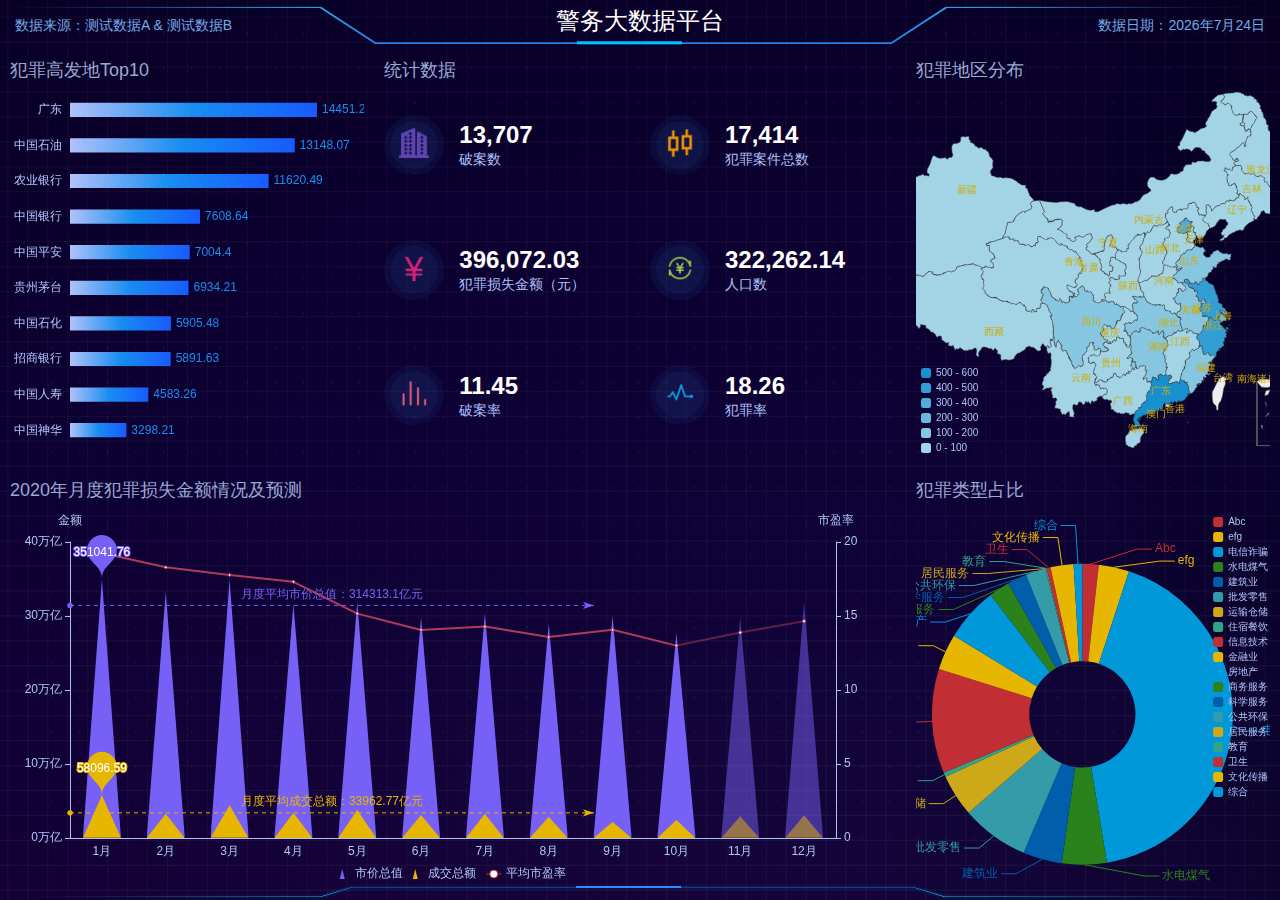
<file: case1/index.html>
<!DOCTYPE html>

<html>
	<head>
		<meta charset="UTF-8" />
		<meta name="viewport" content="width=device-width,initial-scale=1,minimum-scale=1,maximum-scale=1,user-scalable=no" />
		<title>警务大数据平台</title>
		<link rel="stylesheet" type="text/css" href="css/app.css" />
	</head>
	
	<body>
		<header id="header">
			<h3 class="header-title">警务大数据平台</h3>
			<div class="header-info header-info-l">数据来源：测试数据A &amp; 测试数据B</div>
			<div class="header-info header-info-r">数据日期：<span id="nowDate"></span></div>
		</header>
		
		<footer id="footer"></footer>
		
		<div id="container">
			<div id="flexCon">
				<div class="flex-row">
					<div class="flex-cell flex-cell-l">
						<div class="chart-wrapper">
							<h3 class="chart-title">犯罪高发地Top10</h3>
							<div class="chart-div" id="rankChart">
								<div class="chart-loader"><div class="loader"></div></div>
							</div>
						</div>
					</div>
					<div class="flex-cell flex-cell-c" style="padding-right:0;">
						<div class="chart-wrapper">
							<h3 class="chart-title">统计数据</h3>
							<div class="chart-div chart-done">
								<table class="data-t">
									<tr>
										<th><img src="img/icon-01.png" /></th>
										<td>
											<p><span id="listedCompany">0</span></p>
											<p>破案数</p>
										</td>
										<th><img src="img/icon-02.png" /></th>
										<td>
											<p><span id="listedSecurity">0</span></p>
											<p>犯罪案件总数</p>
										</td>
									</tr>
									<tr>
										<th><img src="img/icon-03.png" /></th>
										<td>
											<p><span id="totalMarket">0</span></p>
											<p>犯罪损失金额（元）</p>
										</td>
										<th><img src="img/icon-04.png" /></th>
										<td>
											<p><span id="circulationMarket">0</span></p>
											<p>人口数</p>
										</td>
									</tr>
									<tr>
										<th><img src="img/icon-05.png" /></th>
										<td>
											<p><span id="shRatio">0</span></p>
											<p>破案率</p>
										</td>
										<th><img src="img/icon-06.png" /></th>
										<td>
											<p><span id="szRatio">0</span></p>
											<p>犯罪率</p>
										</td>
									</tr>
								</table>
							</div>
						</div>
					</div>
					<div class="flex-cell flex-cell-r" style="padding-left:0;">
						<div class="chart-wrapper">
							<h3 class="chart-title">犯罪地区分布</h3>
							<div class="chart-div" id="mapChart">
								<div class="chart-loader"><div class="loader"></div></div>
							</div>
						</div>
					</div>
				</div>
				<div class="flex-row">
					<div class="flex-cell flex-cell-lc" style="padding-bottom:0;">
						<div class="chart-wrapper">
							<h3 class="chart-title">2020年月度犯罪损失金额情况及预测</h3>
							<div class="chart-div" id="trendChart">
								<div class="chart-loader"><div class="loader"></div></div>
							</div>
						</div>
					</div>
					<div class="flex-cell flex-cell-r" style="padding-bottom:0;">
						<div class="chart-wrapper">
							<h3 class="chart-title">犯罪类型占比</h3>
							<div class="chart-div" id="csrcChart">
								<div class="chart-loader"><div class="loader"></div></div>
							</div>
						</div>
					</div>
				</div>
			</div>
		</div>
		
		<script type="text/javascript" src="js/jquery-3.3.1.min.js"></script>
		<script type="text/javascript" src="js/countUp.js"></script>
		<script type="text/javascript" src="js/echarts.min.js"></script>
		<script type="text/javascript" src="js/echarts-map-china.js"></script>
		<script type="text/javascript" src="js/echarts-theme-shine.js"></script>
		<script type="text/javascript">
			$(function() {
				//获取当天日期
				(function() {
					const now = new Date();
					const year = now.getFullYear();
					const month = now.getMonth()+1;
					const day = now.getDate();
					$("#nowDate").html(year+"年"+month+"月"+day+"日");
				})();
				
				//获取统计数据
				$.ajax({
					url: "data/count-data.json",
					dataType: "json"
				}).done(function(data) {
					//console.log('Data: ', data);
					rollNum('listedCompany', 0, data.listed_companies_total);
					rollNum("listedSecurity", 0, data.listed_securities_total);
					rollNum("totalMarket", 0, data.total_market_value, 2);
					rollNum("circulationMarket", 0, data.circulation_market_value, 2);
					rollNum("shRatio", 0, data.sh_pe_ratio, 2);
					rollNum("szRatio", 0, data.sz_pe_ratio, 2);
				}).fail(function(jqXHR, textStatus) {
					console.log("Ajax Error: ", textStatus);
				});
				
				//获取排行数据
				const rankChart = echarts.init(document.getElementById("rankChart"), "shine");
				const rankChartOpt = {
					tooltip: {
						trigger: "axis",
						axisPointer: {
							type: "shadow"
						},
						formatter: function(params) {
							const param = params[0];
							const marker = '<span style="display:inline-block;margin-right:5px;border-radius:10px;width:10px;height:10px;background-color:#e6b600;"></span>';
							const suffix = '<span style="margin-left:5px;font-size:12px;">亿元</span>';
							return param.name + "<br />" +
								marker + "排名：" + (param.dataIndex+1) + "<br />" +
								marker + "市价总值：" + param.value + suffix;
						}
					},
					grid: {
						top: 10,
						bottom: 10,
						left: 60
					},
					xAxis: {
						show: false,
						type: "value"
					},
					yAxis: {
						type: "category",
						inverse: true,
						axisLine: {show: false},
						axisTick: {show: false},
						axisLabel: {
							fontSize: 12,
							color: "#b0c2f9"
						}
					},
					series: [{
						name: "市价总值排行",
						type: "bar",
						barCategoryGap: "60%",
						label: {
							show: true,
							position: "right",
							fontSize: 12,
							color: "#188df0",
							emphasis: {
								color: "#e6b600"
							}
						},
						itemStyle: {
			                normal: {
			                    color: new echarts.graphic.LinearGradient(
			                        0, 1, 1, 1,
			                        [
			                            {offset: 0, color: '#b0c2f9'},
			                            {offset: 0.5, color: '#188df0'},
			                            {offset: 1, color: '#185bff'}
			                        ]
			                    )
			                },
			                emphasis: {
			                    color: new echarts.graphic.LinearGradient(
			                        0, 1, 1, 1,
			                        [
			                            {offset: 0, color: '#b0c2f9'},
			                            {offset: 0.7, color: '#e6b600'},
			                            {offset: 1, color: '#ceac09'}
			                        ]
			                    )
			                }
			            }
					}]
				};
				rankChart.setOption(rankChartOpt);
				$.ajax({
					url: "data/ranking-list.json",
					dataType: "json"
				}).done(function() {
					$("#rankChart").addClass("chart-done");
				}).done(function(data) {
					//console.log('Data: ', data);
					const xData = [];
					const yData = [];
					for(let i in data) {
						xData.push(data[i].market_capitalization);
						yData.push(data[i].stock_name);
					}
					rankChart.setOption({
						yAxis: {
							data: yData
						},
						series: [{
							name: "市价总值排行",
							data: xData
						}]
					});
				}).fail(function(jqXHR) {
					console.log("Ajax Fail: ", jqXHR.status, jqXHR.statusText);
				});
				
				//获取地域分布数据
				const mapChart = echarts.init(document.getElementById("mapChart"), "shine");
				const mapChartOpt = {
					tooltip: {
						formatter: function(params) {
							const data = params.data;
							return data.name + "<br />上市公司数：" + data.value;
						}
					},
					visualMap: {
						type: "piecewise",
						splitNumber: 6,
						itemWidth: 10,
						itemHeight: 10,
						itemGap: 5,
						textGap: 5,
						textStyle: {
							fontSize: 10,
							color: "#b0c2f9"
						},
						min: 0,
						max: 600,
						calculable: true,
						seriesIndex: [0]
					},
					geo: {
						map: "china",
						roam: true, //开启鼠标缩放和漫游
						zoom: 1, //地图缩放级别
						selectedMode: "single",
						top: 10,
						bottom: 10,
						layoutCenter: ["50%", "50%"],
						//layoutSize: "100%", //保持地图宽高比
						label: {
							show: true,
							fontSize: 10,
							color: "#ceac09"
						}
					},
					series: [{
						name: "地域分布",
						type: "map",
						geoIndex: 0
					}]
				};
				mapChart.setOption(mapChartOpt);
				$.ajax({
					url: "data/region-count.json",
					dataType: "json"
				}).done(function() {
					$("#mapChart").addClass("chart-done");
				}).done(function(data) {
					//console.log('Data: ', data);
					const chartData = [];
					for(let i in data) {
						chartData.push({
							name: data[i].region,
							value: data[i].count
						});
					}
					mapChart.setOption({
						series: [{
							name: "地域分布",
							data: chartData
						}]
					});
				}).fail(function(jqXHR) {
					console.log("Ajax Fail: ", jqXHR.status, jqXHR.statusText);
				});
				
				//获取月度股票情况数据
				const trendChart = echarts.init(document.getElementById("trendChart"), "shine");
				const trendChartOpt = {
					tooltip: {
						trigger: "axis",
						axisPointer: {
							type: "none"
						}
					},
					legend: {
						left: "center",
						bottom: 3,
						itemWidth: 15,
						itemHeight: 10,
						textStyle: {
							fontSize: 12,
							color: "#b0c2f9"
						},
						data: ["市价总值", "成交总额", "平均市盈率"]
					},
					grid: {
						top: 40,
						bottom: 50,
						left: 60,
						right: 60
					},
					xAxis: {
						type: "category",
						axisLine: {
							lineStyle: {color: "#b0c2f9"}
						},
						axisTick: {show: false},
						axisLabel: {
							fontSize: 12,
							color: "#b0c2f9"
						}
					},
					yAxis: [{
						name: "金额",
						type: "value",
						splitNumber: 5,
						axisLine: {
							lineStyle: {color: "#b0c2f9"}
						},
						splitLine: {show: false},
						axisTick: {color: "#b0c2f9"},
						axisLabel: {
							fontSize: 12,
							color: "#b0c2f9",
							formatter: (value, index) => {
								return parseInt(value / 10000) + "万亿";
							}
						}
					}, {
						name: "市盈率",
						type: "value",
						splitNumber: 5,
						maxInterval: 5,
						minInterval: 5,
						interval: 5,
						axisLine: {
							lineStyle: {color: "#b0c2f9"}
						},
						splitLine: {show: false},
						axisTick: {color: "#b0c2f9"},
						axisLabel: {
							fontSize: 12,
							color: "#b0c2f9"
						}
					}],
					visualMap: {
				        show: false,
				        seriesIndex: 2,
				        dimension: 0,
				        pieces: [{
				            lte: 9,
				            color: "rgba(176, 58, 91, 1)"
				        }, {
				            gt: 9,
				            lte: 11,
				            color: "rgba(176, 58, 91, 0.5)"
				        }]
				    },
					series: [{
						name: "市价总值",
						type: "pictorialBar",
						symbol: 'path://d="M150 50 L130 130 L170 130  Z"',
						barCategoryGap: "40%",
						itemStyle: {
							color: function(params) {
								if(params.dataIndex >= 10) {
									return "rgba(119, 96, 246, 0.5)";
								}
								return "rgba(119, 96, 246, 1)";
							}
						},
						markPoint: {
							itemStyle: {
								color: "rgba(119, 96, 246, 1)"
							},
							data: [{
								name: "最大值",
								type: "max"
							}]
						},
						markLine: {
							lineStyle: {
								color: "rgba(119, 96, 246, 1)"
							},
							label: {
								position: "middle",
								formatter: "月度平均市价总值：{c}亿元"
							},
							data: [{
								name: "平均值",
								type: "average"
							}]
						}
					}, {
						name: "成交总额",
						type: "pictorialBar",
						symbol: 'path://d="M150 50 L130 130 L170 130  Z"',
						barCategoryGap: "40%",
						itemStyle: {
							color: function(params) {
								if(params.dataIndex >= 10) {
									return "rgba(230, 182, 0, 0.5)";
								}
								return "rgba(230, 182, 0, 1)";
							}
						},
						markPoint: {
							itemStyle: {
								color: "rgba(230, 182, 0, 1)"
							},
							data: [{
								name: "最大值",
								type: "max"
							}]
						},
						markLine: {
							lineStyle: {
								color: "rgba(230, 182, 0, 1)"
							},
							label: {
								position: "middle",
								formatter: "月度平均成交总额：{c}亿元"
							},
							data: [{
								name: "平均值",
								type: "average"
							}]
						}
					}, {
						name: "平均市盈率",
						type: "line",
						yAxisIndex: 1
					}]
				};
				trendChart.setOption(trendChartOpt);
				$.ajax({
					url: "data/month-count.json",
					dataType: "json"
				}).done(function() {
					$("#trendChart").addClass("chart-done");
				}).done(function(data) {
					//console.log('Data: ', data);
					const xData = [];
					const yData1 = [];
					const yData2 = [];
					const yData3 = [];
					for(let i in data) {
						xData.push(data[i].month);
						yData1.push(data[i].sh_market_capitalization);
						yData2.push(data[i].sh_transaction_amount);
						yData3.push(data[i].sh_pe_ratio);
					}
					trendChart.setOption({
						xAxis: {
							data: xData,
						},
						series: [{
							name: "市价总值",
							data: yData1
						}, {
							name: "成交总额",
							data: yData2
						}, {
							name: "平均市盈率",
							data: yData3
						}]
					});
				}).fail(function(jqXHR) {
					console.log("Ajax Fail: ", jqXHR.status, jqXHR.statusText);
				});
				
				//获取CSRC行业分类数据
				const csrcChart = echarts.init(document.getElementById("csrcChart"), "shine");
				const csrcChartOpt = {
					tooltip: {
						trigger: "item",
						formatter: "{b0}<br />股票数：{c0}<br />占比：{d0}%"
					},
					legend: {
						type: "scroll",
						orient: "vertical",
						padding: 0,
						top: 15,
						right: 0,
						itemGap: 5,
						itemWidth: 10,
						itemHeight: 10,
						textStyle: {
							fontSize: 10,
							color: "#b0c2f9"
						}
					},
					series: [{
						name: "CSRC行业分类",
						type: "pie",
						center: ["47%", "55%"],
						radius: ["30%", "85%"]
					}]
				};
				csrcChart.setOption(csrcChartOpt);
				$.ajax({
					url: "data/csrc-industry.json",
					dataType: "json"
				}).done(function() {
					$("#csrcChart").addClass("chart-done");
				}).done(function(data) {
					//console.log('Data: ', data);
					const chartData = [];
					for(let i in data) {
						chartData.push({
							name: data[i].alias,
							value: data[i].stock
						});
					}
					csrcChart.setOption({
						series: [{
							name: "CSRC行业分类",
							data: chartData
						}]
					});
				}).fail(function(jqXHR) {
					console.log("Ajax Fail: ", jqXHR.status, jqXHR.statusText);
				});
				
				//浏览器窗口大小变化时，重置报表大小
				$(window).resize(function() {
					rankChart.resize();
					mapChart.resize();
					trendChart.resize();
					csrcChart.resize();
				});
			});
			
			//数字变化特效
			function rollNum(elId, startVal, endVal, decimalNum) {
				let n = decimalNum || 0;
				let countUp = new CountUp(elId, startVal, endVal, n, 2.5, {
					useEasing: true, 
					useGrouping: true, 
					separator: ',', 
					decimal: '.'
				});
				if(!countUp.error) {
				    countUp.start();
				}else {
				    console.error(countUp.error);
				}
			}
		</script>
	</body>
</html>
</file>
<file: case1/css/app.css>
@charset "utf-8";

/* global */
* {margin:0;padding:0;box-sizing:border-box;}
html, body {
	width:100%;
	height:100%;
	min-width:1200px;
	min-height:600px;
	overflow:hidden;
}
body {
	position:relative;
	font-family:"Microsoft Yahei", Arial, sans-serif;
	background:rgb(40, 30, 47) url("../img/bg.png") 0 0 / 100% 100% no-repeat;
}

/* layout */
#header {
	position:relative;
	height:72px;
	background:url("../img/header.png") 0 0 / 100% 100% no-repeat;
	overflow:hidden;
}
.header-title {line-height:64px;text-align:center;font-size:34px;font-weight:400;color:#fff;}
.header-info {position:absolute;top:32px;font-size:18px;color:#73aae5;}
.header-info-l {left:20px;}
.header-info-r {right:20px;}
#footer {
	position:absolute;
	bottom:0;
	left:0;
	right:0;
	height:28px;
	background:url("../img/footer.png") 0 0 / 100% 100% no-repeat;
}
#container {position:absolute;top:72px;bottom:22px;left:0;right:0;}

#flexCon {
	height:100%;
	display:-webkit-flex;
	display:-ms-flexbox;
	display:flex;
	-webkit-flex-direction:column;
	-ms-flex-direction:column;
	flex-direction:column;
}
.flex-row {
	-webkit-flex:1;
	-ms-flex:1;
	flex:1;
	display:-webkit-flex;
	display:-ms-flexbox;
	display:flex;
}
.flex-cell {-webkit-flex:1;-ms-flex:1;flex:1;padding:15px;}
.flex-cell-l,
.flex-cell-r {-webkit-flex:2;-ms-flex:2;flex:2;}
.flex-cell-c {-webkit-flex:3;-ms-flex:3;flex:3;}
.flex-cell-lc {-webkit-flex:5;-ms-flex:5;flex:5;}

.chart-wrapper {position:relative;height:100%;}
.chart-title {height:32px;font-size:22px;font-weight:normal;color:#9aa8d4;}
.chart-div {position:absolute;top:32px;bottom:0;left:0;right:0;}

.data-t {table-layout:fixed;width:100%;height:100%;border-collapse:collapse;}
.data-t th,
.data-t td {min-height:48px;}
.data-t th {width:60px;text-align:center;background:url("../img/icon-bg.png") center / 100% no-repeat;}
.data-t th img {width:30px;height:30px;}
.data-t td {padding-left:15px;}
.data-t p {margin:5px 0;line-height:1;font-size:14px;color:#b0c2f9;}
.data-t p span {font-size:32px;font-weight:bold;color:#fff;}

/* media query */
@media (max-width:1900px) {
	#header {height:48px;}
	.header-title {line-height:42px;font-size:24px;}
	.header-info {top:17px;font-size:14px;}
	.header-info-l {left:15px;}
	.header-info-r {right:15px;}
	.flex-cell {padding:10px;}
	.chart-title {height:24px;font-size:18px;}
	.chart-div {top:24px;}
	.data-t p span {font-size:24px;}
	#footer {height:16px;}
	#container {top:48px;bottom:12px;}
}

/* chart-loader */
.chart-loader {
	position:absolute;
	top:0;
	left:0;
	z-index:99;
	width:100%;
	height:100%;
	background:rgba(255, 255, 255, 0);
	transition:all .8s;
}
.chart-loader .loader {
	position:absolute;
	left:50%;
	top:50%;
	width:60px;
	height:60px;
	margin:-30px 0 0 -30px;
	border:3px solid transparent;
	border-top-color:#3498db;
	border-radius:50% !important;
	-webkit-animation:spin 2s linear infinite;
	animation:spin 2s linear infinite;
}
.chart-loader .loader:before {
	content:"";
	position:absolute;
	top:3px;
	left:5px;
	right:5px;
	bottom:5px;
	border:3px solid transparent;
	border-top-color:#e74c3c;
	border-radius:50% !important;
	-webkit-animation:spin 3s linear infinite;
	animation:spin 3s linear infinite;
}
.chart-loader .loader:after {
	content:"";
	position:absolute;
	top:9px;
	left:10px;
	right:10px;
	bottom:10px;
	border:3px solid transparent;
	border-top-color:#f9c922;
	border-radius:50% !important;
	-webkit-animation:spin 1.5s linear infinite;
	animation:spin 1.5s linear infinite;
}
.chart-done .chart-loader {display:none;}
@-webkit-keyframes spin {
	0% {
		-webkit-transform: rotate(0deg);
		-ms-transform: rotate(0deg);
		transform: rotate(0deg)
	}
	100% {
		-webkit-transform: rotate(360deg);
		-ms-transform: rotate(360deg);
		transform: rotate(360deg)
	}
}
@keyframes spin {
	0% {
		-webkit-transform: rotate(0deg);
		-ms-transform: rotate(0deg);
		transform: rotate(0deg)
	}
	100% {
		-webkit-transform: rotate(360deg);
		-ms-transform: rotate(360deg);
		transform: rotate(360deg)
	}
}
</file>
